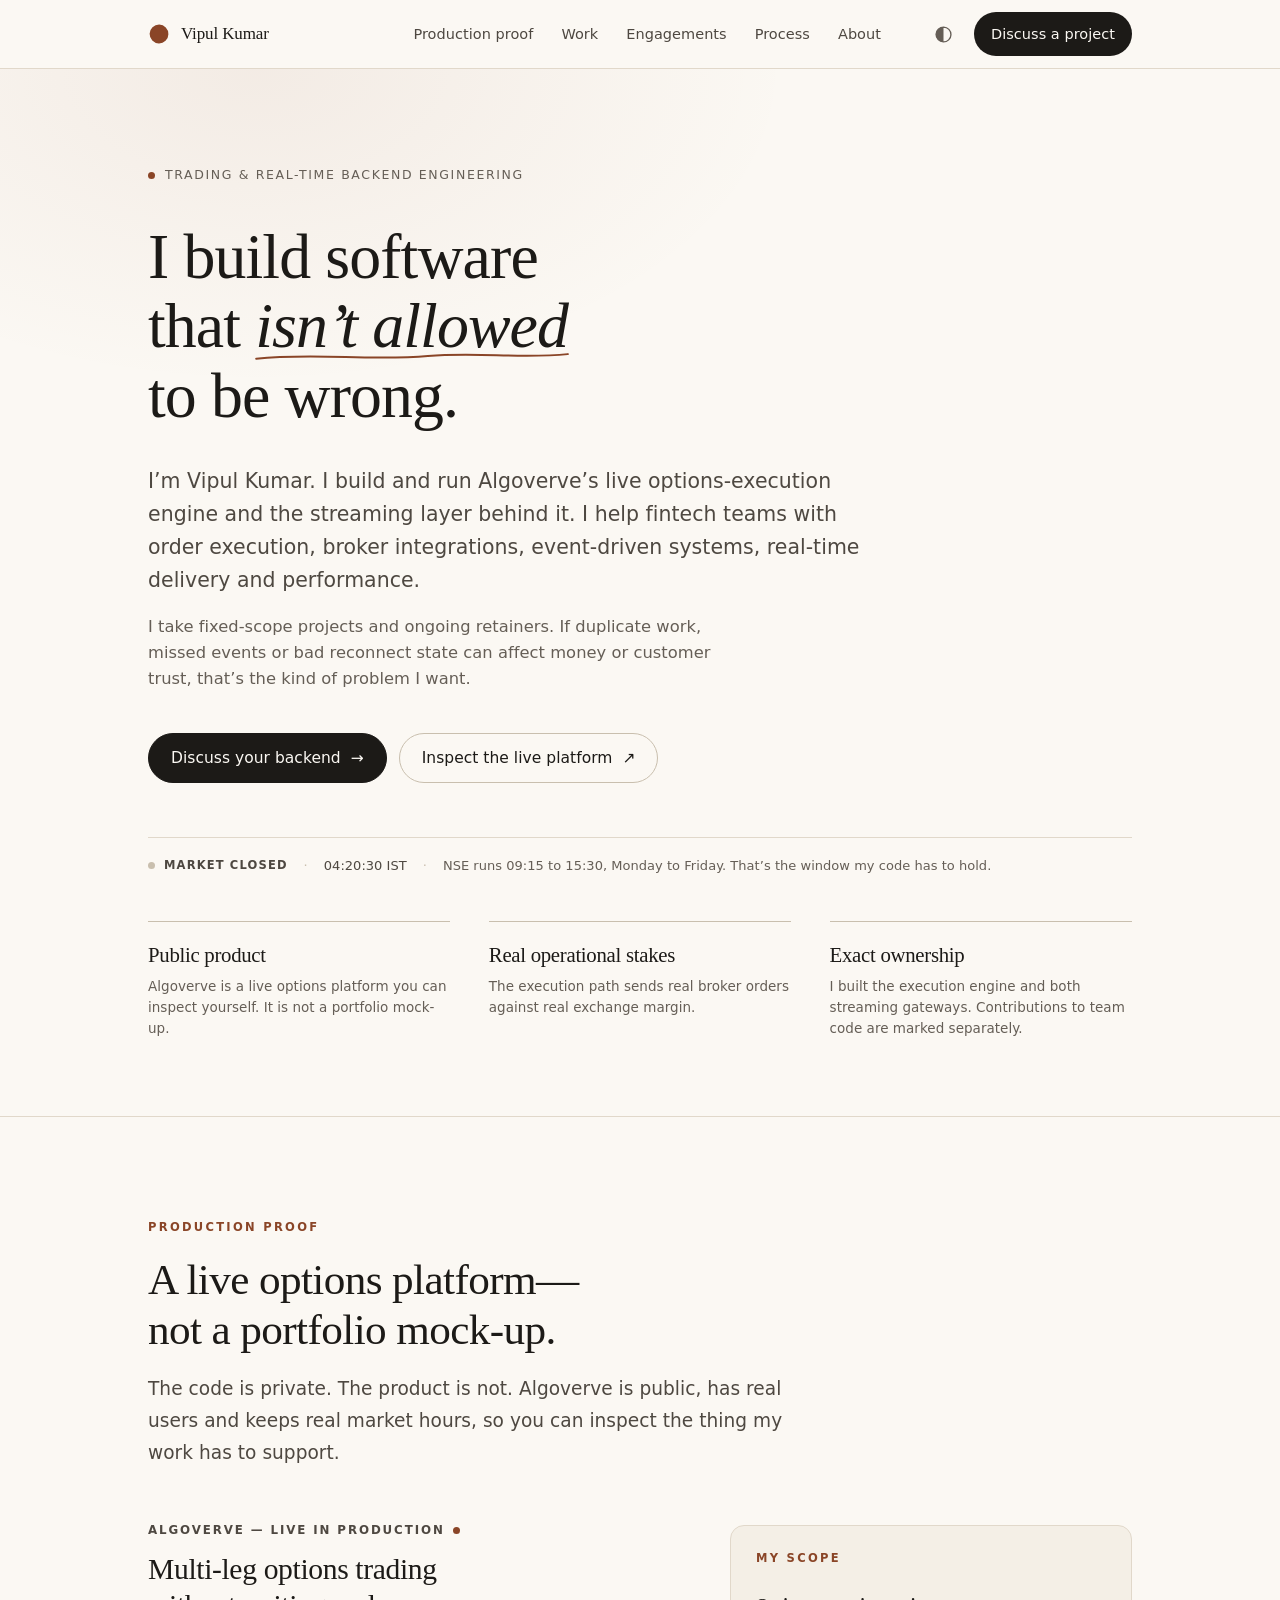
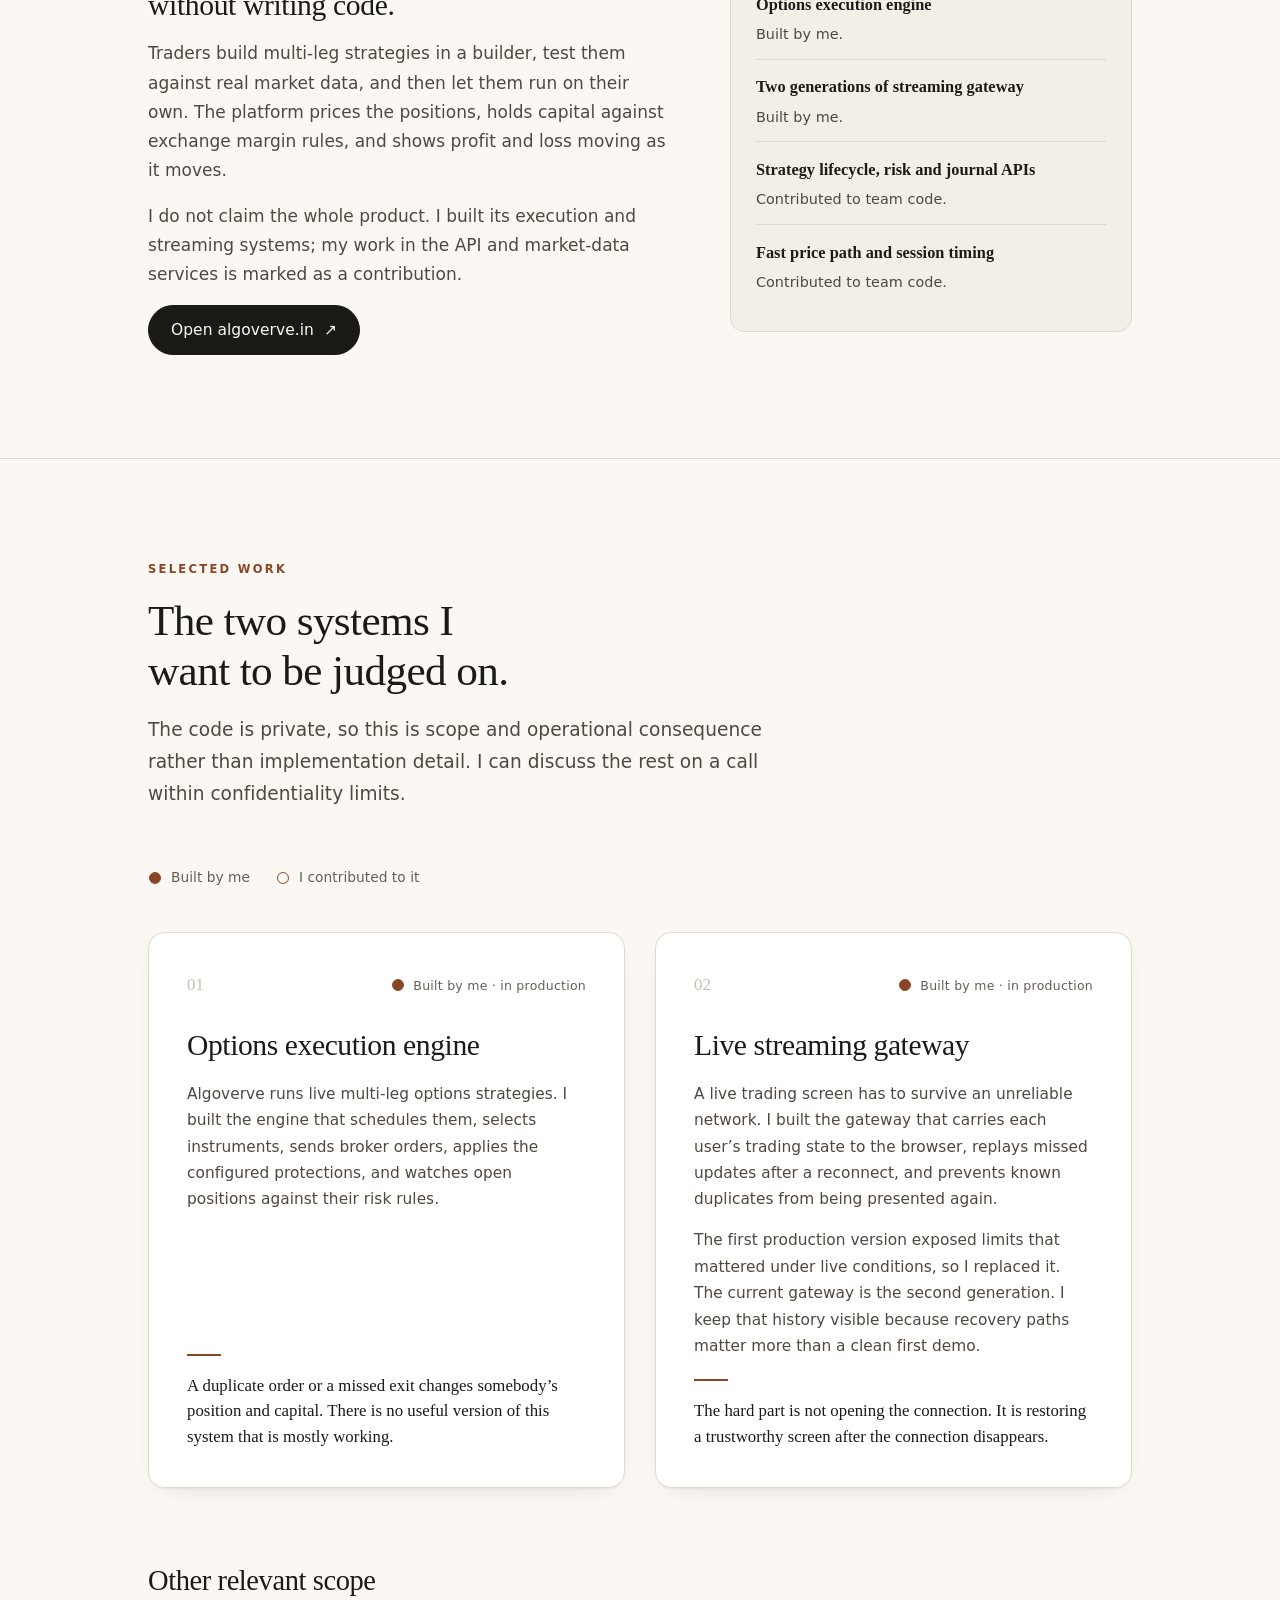
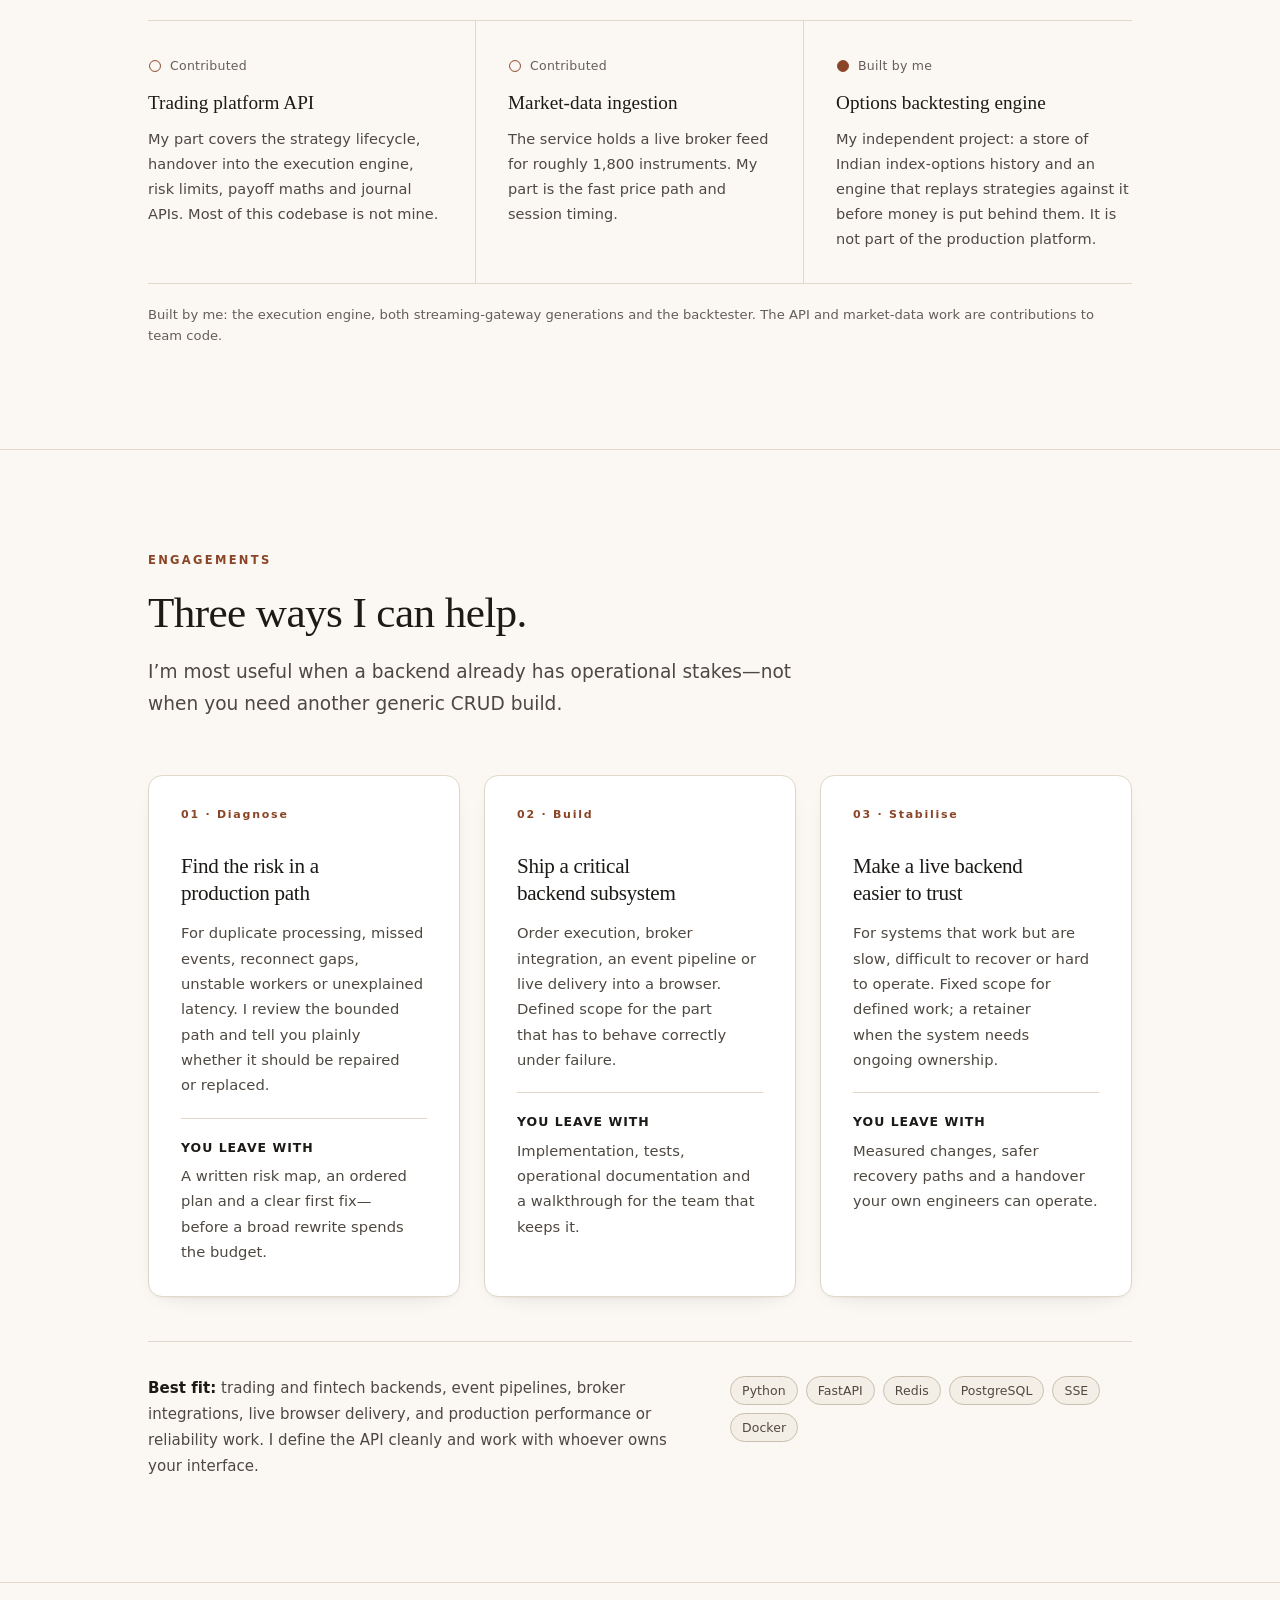
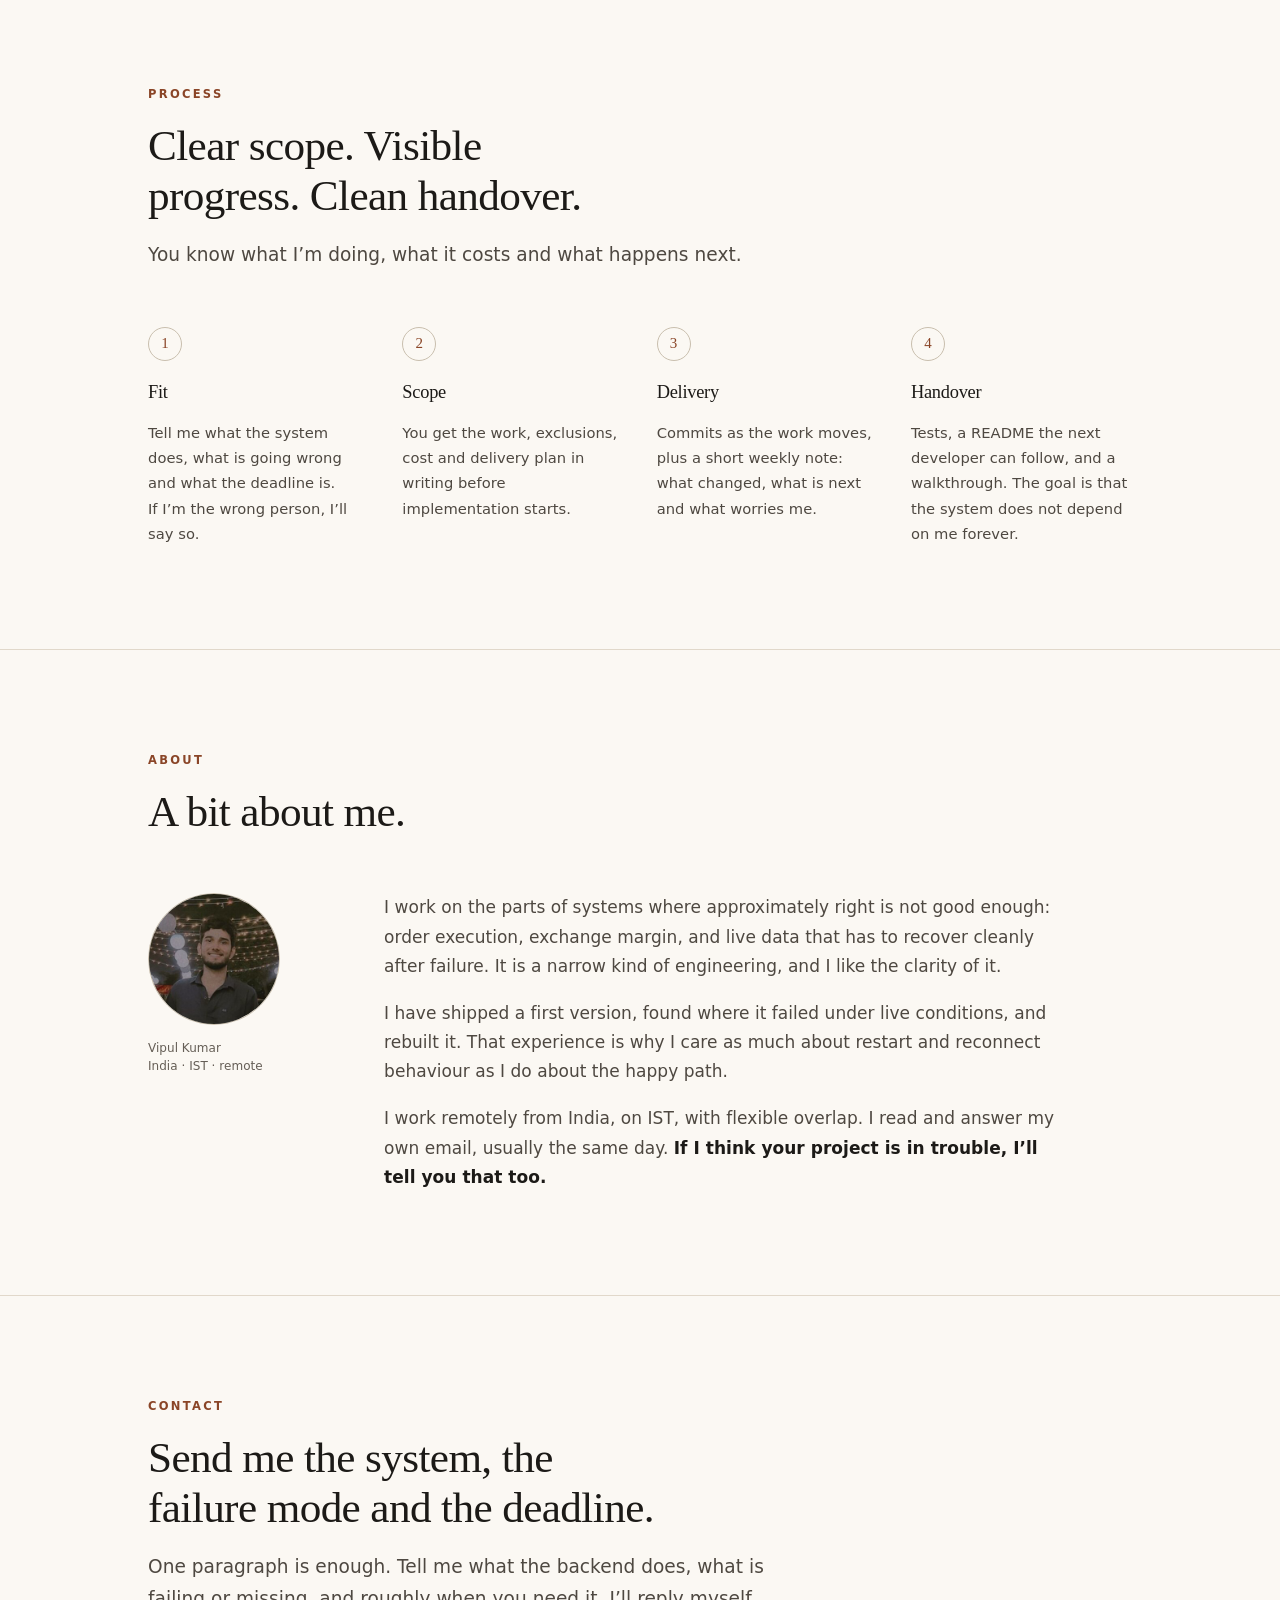
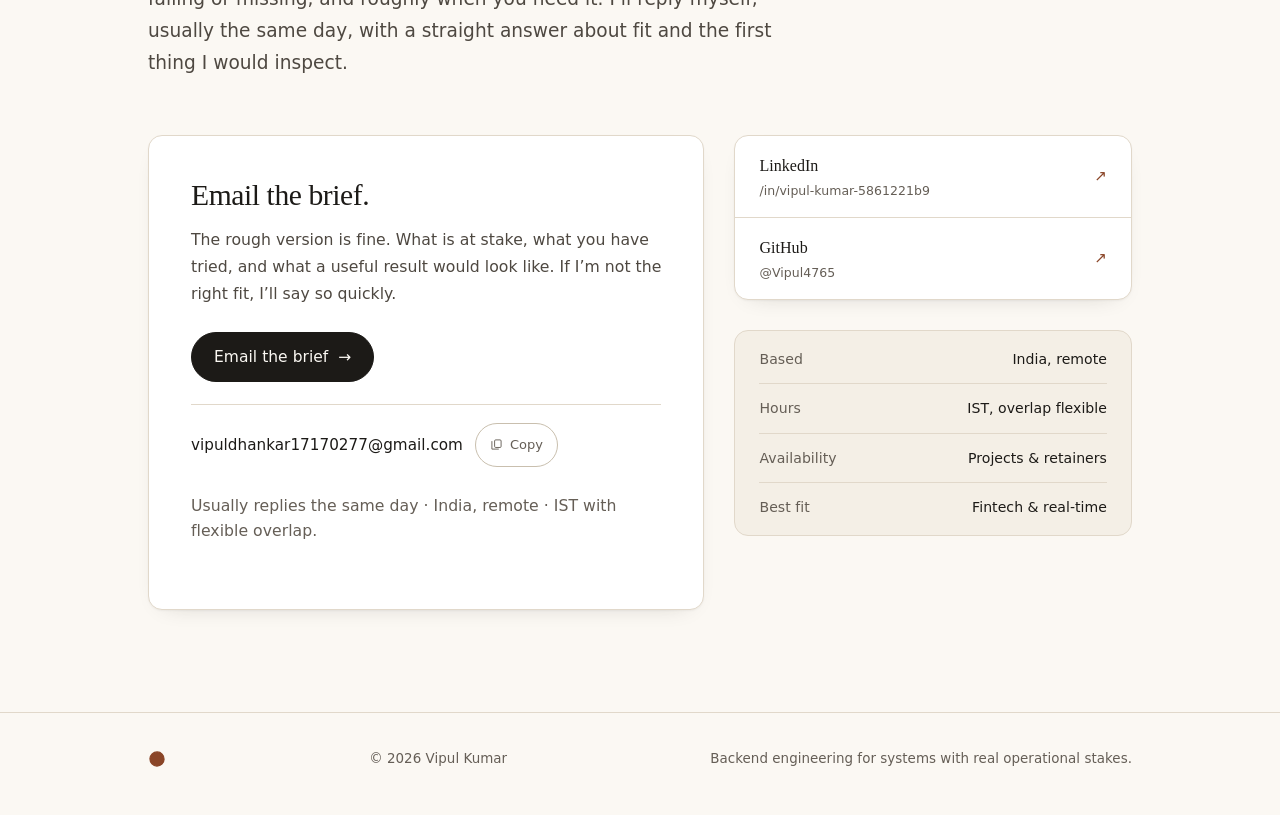
<file: index.html>
<!doctype html>
<html lang="en">
<head>
<meta charset="utf-8">
<meta name="viewport" content="width=device-width, initial-scale=1">
<title>Vipul Kumar — Fintech backend &amp; real-time systems engineer</title>
<meta name="description" content="Backend engineer for trading and real-time systems. I build and run Algoverve's live options-execution and streaming stack. Available for projects.">
<meta name="author" content="Vipul Kumar">
<meta name="robots" content="index, follow">
<meta name="color-scheme" content="light dark">
<meta name="theme-color" content="#FBF8F3" media="(prefers-color-scheme: light)">
<meta name="theme-color" content="#191714" media="(prefers-color-scheme: dark)">
<link rel="canonical" href="https://vipul4765.github.io/">

<meta property="og:type" content="website">
<meta property="og:url" content="https://vipul4765.github.io/">
<meta property="og:site_name" content="Vipul Kumar">
<meta property="og:locale" content="en_IN">
<meta property="og:title" content="I build software that isn’t allowed to be wrong.">
<meta property="og:description" content="Backend engineering for trading, event-driven and real-time systems. Available for projects and retainers.">
<meta property="og:image" content="https://vipul4765.github.io/og.png">
<meta property="og:image:width" content="1200">
<meta property="og:image:height" content="630">
<meta property="og:image:alt" content="Vipul Kumar — fintech backend and real-time systems engineer.">
<meta name="twitter:card" content="summary_large_image">
<meta name="twitter:title" content="I build software that isn’t allowed to be wrong.">
<meta name="twitter:description" content="Backend engineering for trading, event-driven and real-time systems.">
<meta name="twitter:image" content="https://vipul4765.github.io/og.png">
<meta name="twitter:image:alt" content="Vipul Kumar — fintech backend and real-time systems engineer.">

<link rel="icon" href="data:image/svg+xml,<svg xmlns='http://www.w3.org/2000/svg' viewBox='0 0 24 24'><circle cx='12' cy='12' r='9' fill='%238A4527'/></svg>">

<script type="application/ld+json">
{
  "@context": "https://schema.org",
  "@type": "Person",
  "name": "Vipul Kumar",
  "jobTitle": "Backend engineer",
  "url": "https://vipul4765.github.io/",
  "email": "mailto:vipuldhankar17170277@gmail.com",
  "sameAs": [
    "https://github.com/Vipul4765",
    "https://www.linkedin.com/in/vipul-kumar-5861221b9/"
  ],
  "knowsAbout": [
    "Order execution systems",
    "Real-time data delivery",
    "Event-driven backends",
    "Market data and trading systems",
    "Backend performance work",
    "Python",
    "FastAPI",
    "Redis",
    "PostgreSQL",
    "Server-sent events"
  ],
  "address": { "@type": "PostalAddress", "addressCountry": "IN" }
}
</script>

<script>
/* Runs before first paint.
   1. Restores a saved theme choice so there is no flash.
   2. Adds .js — the ONLY switch that arms any entrance effect. If this script
      never runs, nothing is ever hidden, so the page is whole without it.
   3. Schedules a hard failsafe that reveals everything regardless of what the
      main script at the bottom does, or fails to do. */
(function () {
  var d = document.documentElement;
  try {
    var t = localStorage.getItem('vk-theme');
    if (t === 'light' || t === 'dark') d.setAttribute('data-theme', t);
  } catch (e) {}
  d.className += ' js';
  setTimeout(function () { d.className += ' reveal-all'; }, 6000);
})();
</script>

<style>
/* ══════════════════════════════════════════════════════════════════════════
   TOKENS

   Light is the confident default: warm paper, warm-black ink, one clay accent.
   Dark is the same room with the lamp off — the same warmth, inverted, with the
   accent lifted to a sand tone so it keeps its weight on a dark ground.

   Measured contrast (WCAG 2.1, sRGB), text colour against each ground:
     LIGHT   paper #FBF8F3   card #FFFFFF   sunk #F4EFE6
       ink    16.39   17.36   15.16
       ink-2   8.52    9.02    7.88
       muted   6.03    6.39    5.58   ← worst text pair on the page, 5.58:1
       accent  6.69    7.09    6.19
       paper on ink (buttons) 16.39 · paper on accent 6.69
     DARK    paper #191714   card #221F1B   sunk #131210
       ink    15.49   14.21   16.21
       ink-2   9.72    8.91   10.17
       muted   7.02    6.44    7.35   ← worst text pair, 6.44:1
       accent  8.79    8.07    9.20
       ink on paper-ground buttons 15.49 · paper on accent 8.79
   The marks are meaningful graphics and are drawn in accent: 6.69:1 light,
   8.79:1 dark — both clear of the 3:1 floor for non-text.
   Never put ink on accent (2.45:1); accent grounds always carry paper.
   ══════════════════════════════════════════════════════════════════════════ */
:root {
  color-scheme: light;
  --paper:  #FBF8F3;
  --card:   #FFFFFF;
  --sunk:   #F4EFE6;
  --ink:    #1C1A17;
  --ink-2:  #4E4841;
  --muted:  #655E56;
  --accent: #8A4527;
  --rule:   #E1D8CA;
  --rule-2: #C9BFAE;
  --shadow: 0 1px 2px rgba(28,26,23,.04), 0 8px 24px -18px rgba(28,26,23,.30);
  --hi:     rgba(255,255,255,.9);
  --glow:   rgba(138,69,39,.07);
  --mark-w: 1.7;
}
@media (prefers-color-scheme: dark) {
  :root {
    color-scheme: dark;
    --paper:  #191714;
    --card:   #221F1B;
    --sunk:   #131210;
    --ink:    #F3EEE6;
    --ink-2:  #C6BEB2;
    --muted:  #AAA195;
    --accent: #E8A87C;
    --rule:   #35302A;
    --rule-2: #514A40;
    --shadow: 0 1px 2px rgba(0,0,0,.30), 0 10px 30px -20px rgba(0,0,0,.75);
    --hi:     rgba(255,255,255,.045);
    --glow:   rgba(232,168,124,.075);
    --mark-w: 1.5;
  }
}
/* Both explicit choices come AFTER the media query, so a manual pick beats the
   operating system in BOTH directions at equal specificity. */
:root[data-theme="light"] {
  color-scheme: light;
  --paper:#FBF8F3; --card:#FFFFFF; --sunk:#F4EFE6;
  --ink:#1C1A17; --ink-2:#4E4841; --muted:#655E56; --accent:#8A4527;
  --rule:#E1D8CA; --rule-2:#C9BFAE;
  --shadow: 0 1px 2px rgba(28,26,23,.04), 0 8px 24px -18px rgba(28,26,23,.30);
  --hi: rgba(255,255,255,.9);
  --glow: rgba(138,69,39,.07);
  --mark-w: 1.7;
}
:root[data-theme="dark"] {
  color-scheme: dark;
  --paper:#191714; --card:#221F1B; --sunk:#131210;
  --ink:#F3EEE6; --ink-2:#C6BEB2; --muted:#AAA195; --accent:#E8A87C;
  --rule:#35302A; --rule-2:#514A40;
  --shadow: 0 1px 2px rgba(0,0,0,.30), 0 10px 30px -20px rgba(0,0,0,.75);
  --hi: rgba(255,255,255,.045);
  --glow: rgba(232,168,124,.075);
  --mark-w: 1.5;
}

:root {
  --serif: ui-serif, "Iowan Old Style", "Palatino Linotype", Palatino, "Book Antiqua",
           Georgia, "Nimbus Roman", "Liberation Serif", "DejaVu Serif", serif;
  --sans:  system-ui, -apple-system, "Segoe UI", Roboto, "Helvetica Neue",
           "Liberation Sans", Arial, sans-serif;
  --wrap: 1080px;
  --pad: clamp(20px, 5vw, 48px);
  --nav-h: 68px;
  --tap: 44px;
  --gap: clamp(56px, 8vw, 112px);
}

/* ────────────────────────────── reset ────────────────────────────── */
*, *::before, *::after { box-sizing: border-box; }
[hidden] { display: none !important; }
html { -webkit-text-size-adjust: 100%; scroll-behavior: smooth; }
@media (prefers-reduced-motion: reduce) { html { scroll-behavior: auto; } }
body, h1, h2, h3, h4, p, ul, ol, li, figure, dl, dd, blockquote { margin: 0; padding: 0; }
ul, ol { list-style: none; }
svg { display: block; }
a { color: inherit; }
button { font: inherit; color: inherit; background: none; border: 0; }
:focus-visible { outline: 2px solid var(--accent); outline-offset: 3px; border-radius: 2px; }

body {
  font-family: var(--sans);
  background: var(--paper);
  color: var(--ink-2);
  font-size: 17px;
  line-height: 1.72;
  letter-spacing: .002em;
  -webkit-font-smoothing: antialiased;
}

/* ────────────────────────────── shared type ────────────────────────────── */
.wrap { max-width: var(--wrap); margin-inline: auto; padding-inline: var(--pad); }
h1, h2, h3 { font-family: var(--serif); font-weight: 400; color: var(--ink); letter-spacing: -.014em; }
/* Ragging: headings break into even lines, body copy never leaves a runt.
   Both are ignored wholesale by engines that don't know them. */
h1, h2, h3 { text-wrap: balance; }
p, .lede, .small { text-wrap: pretty; }

.label {
  font-size: 11.5px; letter-spacing: .2em; text-transform: uppercase;
  color: var(--accent); font-weight: 600; line-height: 1.5;
}
.lede { color: var(--ink-2); font-size: clamp(1.02rem, .96rem + .3vw, 1.16rem); max-width: 60ch; }
.small { font-size: .82rem; color: var(--muted); line-height: 1.6; }
.num { font-variant-numeric: tabular-nums lining-nums; }

.skip {
  position: absolute; left: 14px; top: 12px; z-index: 200;
  background: var(--ink); color: var(--paper); padding: .7rem 1.1rem;
  font-size: 14px; border-radius: 3px; white-space: nowrap;
  clip-path: inset(50%);
}
.skip:not(:focus) { pointer-events: none; }
.skip:focus { clip-path: none; }

/* ───────────────────────── the one idea: two marks ─────────────────────────
   A circle drawn by hand — never quite round, never quite closed. Filled means
   the work is mine. Open means I contributed to somebody else's codebase and
   will say so out loud. The filled one on its own is the wordmark; the
   half-filled one is only ever the light/dark switch. One shape, three jobs. */
.mark { width: 20px; height: 20px; color: var(--accent); flex: none; }
.mark--sm { width: 14px; height: 14px; }
/* stroke-width is an inherited SVG property, so it reaches the <use> shadow
   content from here — presentation attributes cannot carry a CSS variable. */
.mark, .brand__m, .tbtn svg { stroke-width: var(--mark-w); }
.sprite { position: absolute; width: 0; height: 0; overflow: hidden; }

/* hand-inked underline beneath the italic phrase in the headline */
.inked { position: relative; display: inline-block; font-style: italic; }
.inked svg {
  position: absolute; left: -.04em; right: -.04em; top: 100%; margin-top: -.2em;
  width: calc(100% + .08em); height: .24em; color: var(--accent); overflow: visible;
}
.inked path { stroke-dashoffset: 0; }
.js .inked path { animation: ink 1.05s cubic-bezier(.32,.72,.3,1) .35s both; }
@keyframes ink { from { stroke-dashoffset: 210; } to { stroke-dashoffset: 0; } }

/* ────────────────────────────── nav ────────────────────────────── */
.nav {
  position: sticky; top: 0; z-index: 50;
  background: var(--paper); border-bottom: 1px solid var(--rule);
}
.nav__in {
  display: flex; align-items: center; gap: 16px;
  max-width: var(--wrap); margin-inline: auto; padding-inline: var(--pad);
  min-height: var(--nav-h);
}
.brand {
  display: flex; align-items: center; gap: 11px; text-decoration: none; flex: none;
  min-height: var(--tap); color: var(--ink);
}
.brand__m { width: 22px; height: 22px; color: var(--accent); flex: none; }
.brand__n { font-family: var(--serif); font-size: 17px; white-space: nowrap; letter-spacing: -.008em; }

.nav__links { display: flex; gap: 2px; margin-left: auto; }
.nav__links a {
  display: inline-flex; align-items: center; min-height: var(--tap);
  padding: 0 13px; text-decoration: none; color: var(--ink-2);
  font-size: 14.5px; border-radius: 3px;
}
.nav__links a:hover { color: var(--ink); background: var(--sunk); }
.nav__links a[aria-current="location"] { color: var(--ink); background: var(--sunk); }
.nav__right { display: flex; align-items: center; gap: 8px; margin-left: 12px; }

.tbtn {
  display: none; width: var(--tap); height: var(--tap); place-items: center;
  cursor: pointer; border-radius: 50%; color: var(--muted); flex: none;
}
.js .tbtn { display: grid; }
.tbtn:hover { color: var(--accent); background: var(--sunk); }
.tbtn svg { width: 19px; height: 19px; }

.navcta {
  display: inline-flex; align-items: center; min-height: var(--tap); flex: none;
  padding: 0 17px; border-radius: 999px; text-decoration: none;
  background: var(--ink); color: var(--paper); font-size: 14.5px;
}
.navcta:hover { opacity: .86; }

/* mobile wayfinding — a native <details>, so it opens, closes and takes the
   keyboard with no script at all. Script only adds Escape and close-on-pick. */
.mnav { display: none; flex: none; margin-left: 8px; }
.mnav > summary {
  display: inline-flex; align-items: center; gap: 9px; cursor: pointer; list-style: none;
  min-height: var(--tap); padding: 0 15px; border: 1px solid var(--rule-2);
  border-radius: 999px; color: var(--ink); font-size: 14.5px;
}
.mnav > summary::-webkit-details-marker { display: none; }
.mnav__bars { width: 15px; height: 11px; flex: none; }
.mnav__bars i {
  display: block; height: 1.5px; background: currentColor; border-radius: 2px;
  margin-bottom: 3.2px;
}
.mnav__bars i:last-child { margin-bottom: 0; width: 68%; }
.mnav[open] > summary { background: var(--sunk); border-color: var(--rule-2); }
.mnav__panel {
  position: absolute; left: 0; right: 0; top: 100%; z-index: 55;
  background: var(--card); border-bottom: 1px solid var(--rule-2);
  box-shadow: var(--shadow);
  max-height: calc(100vh - var(--nav-h)); max-height: calc(100dvh - var(--nav-h));
  overflow-y: auto; overscroll-behavior: contain;
}
.mnav__in { max-width: var(--wrap); margin-inline: auto; padding: 6px var(--pad) 22px; }
.mnav__a {
  display: flex; align-items: center; justify-content: space-between; gap: 14px;
  min-height: 54px; padding: 6px 2px; text-decoration: none; color: var(--ink);
  border-bottom: 1px solid var(--rule); font-family: var(--serif); font-size: 20px;
}
.mnav__a::after { content: "\2192"; font-family: var(--sans); font-size: 17px; color: var(--accent); }
.mnav__a:hover { color: var(--accent); }
.mnav__cta { margin-top: 20px; }
.mnav__cta .btn { width: 100%; justify-content: center; }

@media (max-width: 900px) {
  .nav__links { display: none; }
  .nav__right { margin-left: auto; }
  .mnav { display: block; }
  .navcta { display: none; }
}
@media (max-width: 420px) {
  .brand__n { display: none; }
  .brand { width: var(--tap); justify-content: center; }
  .nav__in { gap: 10px; }
  .mnav > summary { padding: 0 13px; }
}

/* ────────────────────────────── sections ────────────────────────────── */
.sec { padding-block: var(--gap); }
.sec--rule { border-top: 1px solid var(--rule); }
[id] { scroll-margin-top: calc(var(--nav-h) + 20px); }
.shead { max-width: 62ch; margin-bottom: clamp(34px, 4.5vw, 56px); }
.shead .label { display: block; margin-bottom: 18px; }
.shead h2 { font-size: clamp(1.85rem, 1.3rem + 2.1vw, 2.7rem); line-height: 1.16; margin-bottom: 18px; }

/* ────────────────────────────── hero ────────────────────────────── */
/* A single wash of the accent, thrown from the top-left, so the first screen
   has depth without ornament. Capped at 7% of a colour that already clears AA
   by a wide margin, so it cannot move any text pair off its measured ratio. */
.hero {
  padding-top: clamp(52px, 7vw, 96px); padding-bottom: clamp(48px, 6vw, 84px);
  position: relative; isolation: isolate;
}
.hero::before {
  content: ""; position: absolute; inset: 0 0 auto 0; height: 440px; z-index: -1;
  background: radial-gradient(58% 100% at 20% 0%, var(--glow), transparent 72%);
  pointer-events: none;
}
.eyebrow {
  display: inline-flex; align-items: center; gap: 10px; margin-bottom: clamp(26px, 3vw, 36px);
  font-size: 12.5px; letter-spacing: .13em; text-transform: uppercase; color: var(--muted);
}
.eyebrow .dot { width: 7px; height: 7px; border-radius: 50%; background: var(--accent); flex: none; }
.js .eyebrow .dot { animation: pulse 3.4s ease-in-out infinite; }
@keyframes pulse { 0%, 72%, 100% { opacity: 1; } 86% { opacity: .3; } }

h1 {
  font-size: clamp(2.2rem, 1.35rem + 3.3vw, 4rem);
  line-height: 1.09; max-width: 15ch; margin-bottom: clamp(26px, 3vw, 34px);
}
.hero__sub { font-size: clamp(1.06rem, .98rem + .42vw, 1.28rem); max-width: 56ch; line-height: 1.62; }
.hero__sub + .hero__sub { margin-top: 1em; font-size: 1.02rem; color: var(--muted); }
.hero__cta { display: flex; flex-wrap: wrap; gap: 12px; margin-top: clamp(30px, 3.4vw, 40px); }

.btn {
  display: inline-flex; align-items: center; gap: 10px; min-height: 50px;
  padding: 0 22px; border-radius: 999px; text-decoration: none; font-size: 15.5px;
  border: 1px solid var(--rule-2); color: var(--ink); background: var(--paper);
  transition: opacity .25s ease, transform .14s ease;
}
.btn:hover { background: var(--sunk); border-color: var(--muted); }
.btn:active { transform: translateY(1px); }
.btn--solid { background: var(--ink); border-color: var(--ink); color: var(--paper); }
.btn--solid:hover { background: var(--ink); opacity: .86; }
.btn .arw { transition: transform .32s cubic-bezier(.22,.72,.2,1); }
.btn:hover .arw { transform: translateX(4px); }

/* ── the session line ────────────────────────────────────────────────────────
   The window my code has to hold, and whether we are inside it right now. It
   states the published NSE schedule and the clock. Nothing about my own uptime,
   which I don't publish. Script fills it and unhides it; if script never runs,
   or the browser has no IST, the row simply isn't there. */
.session {
  display: flex; flex-wrap: wrap; align-items: center; gap: 8px 16px;
  margin-top: clamp(34px, 4.4vw, 54px); padding-top: 18px;
  border-top: 1px solid var(--rule);
  font-size: 13px; color: var(--muted); line-height: 1.5;
}
.session__st {
  display: inline-flex; align-items: center; gap: 9px; flex: none;
  color: var(--ink-2); letter-spacing: .1em; text-transform: uppercase;
  font-size: 11.5px; font-weight: 600;
}
.session__led { width: 7px; height: 7px; border-radius: 50%; flex: none; background: var(--rule-2); }
.session[data-open="1"] .session__led { background: var(--accent); }
.session[data-open="1"] .session__st { color: var(--accent); }
.js .session[data-open="1"] .session__led { animation: beat 2.6s ease-in-out infinite; }
@keyframes beat {
  0%, 100% { box-shadow: 0 0 0 0 var(--glow); }
  50%      { box-shadow: 0 0 0 6px transparent; }
}
.session__t { color: var(--ink-2); flex: none; }
.session__x { color: var(--rule-2); flex: none; }
@media (max-width: 620px) { .session__x { display: none; } }

/* ── the proof strip — three claims, each on its own hairline ── */
.proof {
  display: grid; grid-template-columns: repeat(3, minmax(0, 1fr));
  gap: clamp(20px, 3vw, 44px);
  margin-top: clamp(30px, 3.6vw, 46px);
}
.proof__i { padding-top: 20px; border-top: 1px solid var(--rule-2); }
.proof__i b {
  display: block; font-family: var(--serif); font-weight: 400; color: var(--ink);
  font-size: clamp(1.08rem, .98rem + .42vw, 1.3rem); line-height: 1.25;
  letter-spacing: -.014em; margin-bottom: 8px;
}
.proof__i span { display: block; font-size: 13.5px; color: var(--muted); line-height: 1.55; }
@media (max-width: 760px) { .proof { grid-template-columns: 1fr; gap: 0; } .proof__i { padding-block: 18px; } }

/* ────────────────────────────── the product ────────────────────────────── */
.product { display: grid; gap: clamp(1.5rem, 3vw, 2.5rem); align-items: start; }
@media (min-width: 900px) { .product { grid-template-columns: 1.15fr .85fr; } }
.product__main { display: flex; flex-direction: column; gap: 1rem; align-items: flex-start; }
.product__eyebrow {
  font: 600 .74rem/1 var(--sans); letter-spacing: .16em; text-transform: uppercase;
  color: var(--accent); display: flex; align-items: center; gap: .5rem;
}
.product__eyebrow::after { content: ""; width: 7px; height: 7px; border-radius: 50%; background: var(--accent); }
.product__main h3 {
  font-family: var(--serif); font-size: clamp(1.35rem, 2.4vw, 1.85rem); line-height: 1.2;
  letter-spacing: -.012em; max-width: 22ch;
}
.product__main p { color: var(--ink-2); max-width: 56ch; }
.product__note { font-size: .88rem; color: var(--muted); }
.product__scope {
  padding: clamp(1.2rem, 2.5vw, 1.55rem); border: 1px solid var(--rule);
  border-radius: 14px; background: var(--sunk);
}
.product__scope > .label { display: block; margin-bottom: .7rem; }
.product__f {
  display: flex; flex-direction: column; gap: .1rem;
}
.product__f li { display: flex; flex-direction: column; gap: .2rem; padding: .75rem 0; border-bottom: 1px solid var(--rule); }
.product__f li:last-child { border-bottom: 0; }
.product__f b { font-family: var(--serif); font-weight: 600; font-size: 1.02rem; color: var(--ink); }
.product__f span { font-size: .9rem; color: var(--ink-2); }

/* ────────────────────────────── work ────────────────────────────── */
.legend { display: flex; flex-wrap: wrap; gap: 10px 26px; align-items: center; margin-bottom: clamp(28px, 3.4vw, 42px); }
.legend__i { display: inline-flex; align-items: center; gap: 9px; font-size: .86rem; color: var(--muted); }

.case-grid { display: grid; grid-template-columns: repeat(2, minmax(0, 1fr)); gap: clamp(18px, 2.5vw, 30px); }
.case {
  display: flex; flex-direction: column; min-width: 0;
  padding: clamp(25px, 3.2vw, 38px); border: 1px solid var(--rule);
  border-radius: 16px; background: var(--card); box-shadow: var(--shadow), inset 0 1px 0 var(--hi);
}
.case__top { display: flex; align-items: center; justify-content: space-between; gap: 14px; margin-bottom: 28px; }
.case__n { font-family: var(--serif); font-size: 1.05rem; color: var(--rule-2); }
.case__by, .scope__by {
  display: inline-flex; align-items: center; gap: 8px; flex: none;
  font-size: 12.5px; color: var(--muted); letter-spacing: .02em; white-space: nowrap;
}
.case h3 { font-size: clamp(1.42rem, 1.17rem + .85vw, 1.9rem); line-height: 1.18; margin-bottom: 18px; }
.case p { font-size: .96rem; }
.case p + p { margin-top: .95em; }
.case__stake {
  margin-top: auto !important; padding-top: 20px; color: var(--ink);
  font-family: var(--serif); font-size: 1.05rem !important; line-height: 1.5;
}
.case__stake::before { content: ""; display: block; width: 34px; border-top: 2px solid var(--accent); margin-bottom: 17px; }

.scope-head { margin-top: clamp(48px, 6vw, 76px); margin-bottom: 22px; }
.scope-head h3 { font-size: clamp(1.4rem, 1.14rem + .8vw, 1.8rem); line-height: 1.2; }
.scope-grid { display: grid; grid-template-columns: repeat(3, minmax(0, 1fr)); border-block: 1px solid var(--rule); }
.scope { padding: clamp(22px, 2.8vw, 32px); border-right: 1px solid var(--rule); }
.scope:first-child { padding-left: 0; }
.scope:last-child { padding-right: 0; border-right: 0; }
.scope__by { margin-bottom: 14px; }
.scope h4 { font-family: var(--serif); font-weight: 400; color: var(--ink); font-size: 1.2rem; line-height: 1.28; margin-bottom: 11px; }
.scope p { font-size: .91rem; }
.work__foot { padding-top: 20px; }
@media (max-width: 820px) {
  .case-grid { grid-template-columns: 1fr; }
  .scope-grid { grid-template-columns: 1fr; }
  .scope, .scope:first-child, .scope:last-child { padding: 23px 0; border-right: 0; border-bottom: 1px solid var(--rule); }
  .scope:last-child { border-bottom: 0; }
}

/* ────────────────────────────── services ────────────────────────────── */
.offers { display: grid; grid-template-columns: repeat(3, minmax(0, 1fr)); gap: clamp(16px, 2vw, 24px); }
.offer {
  display: flex; flex-direction: column; min-width: 0; padding: clamp(23px, 2.8vw, 32px);
  border: 1px solid var(--rule); border-radius: 14px; background: var(--card);
  box-shadow: var(--shadow), inset 0 1px 0 var(--hi);
}
.offer__n { font: 600 11px/1.3 var(--sans); letter-spacing: .16em; color: var(--accent); margin-bottom: 30px; }
.offer h3 { font-size: 1.32rem; line-height: 1.27; margin-bottom: 14px; }
.offer p { font-size: .92rem; }
.offer__outcome { margin-top: 20px; padding-top: 18px; border-top: 1px solid var(--rule); color: var(--ink-2); }
.offer__outcome b { display: block; margin-bottom: 5px; color: var(--ink); font-size: .78rem; letter-spacing: .08em; text-transform: uppercase; }
.fit-note {
  display: grid; grid-template-columns: minmax(0, 1.15fr) minmax(0, .85fr); gap: clamp(20px, 3vw, 42px);
  margin-top: clamp(28px, 4vw, 44px); padding-top: clamp(24px, 3vw, 34px); border-top: 1px solid var(--rule);
}
.fit-note p { font-size: .94rem; }
.fit-note strong { color: var(--ink); }
.stack { display: flex; flex-wrap: wrap; align-content: flex-start; gap: 8px; }
.stack li {
  padding: 6px 11px; border: 1px solid var(--rule-2); border-radius: 999px;
  color: var(--ink-2); font-size: 12.5px; line-height: 1.2; background: var(--sunk);
}
@media (max-width: 880px) { .offers { grid-template-columns: 1fr; } }
@media (max-width: 680px) { .fit-note { grid-template-columns: 1fr; } }

/* ────────────────────────────── process ────────────────────────────── */
.steps { display: grid; grid-template-columns: repeat(4, minmax(0, 1fr)); gap: clamp(22px, 2.6vw, 40px); }
.step__n {
  width: 34px; height: 34px; border-radius: 50%; border: 1px solid var(--rule-2);
  display: grid; place-items: center; margin-bottom: 16px;
  font-family: var(--serif); font-size: 15px; color: var(--accent);
}
.step h3 { font-size: 1.15rem; margin-bottom: 11px; }
.step p { font-size: .92rem; }
@media (max-width: 880px) { .steps { grid-template-columns: repeat(2, minmax(0, 1fr)); } }
@media (max-width: 520px) { .steps { grid-template-columns: 1fr; } }

/* ────────────────────────────── about ────────────────────────────── */
.about { display: grid; gap: clamp(24px, 3.6vw, 48px); align-items: start; }
@media (min-width: 820px) { .about { grid-template-columns: 190px minmax(0, 1fr); } }
.about__pic { display: flex; flex-direction: column; gap: 14px; align-items: flex-start; }
.about__img {
  width: 132px; height: 132px; border-radius: 50%; object-fit: cover;
  border: 1px solid var(--rule-2); display: block;
}
.about__cap { font-size: 12px; color: var(--muted); line-height: 1.5; }
.about__body p { max-width: 62ch; }
.about__body p + p { margin-top: 1.05em; }
.about__body strong { color: var(--ink); font-weight: 600; }

/* ────────────────────────────── contact ────────────────────────────── */
.contact { display: grid; grid-template-columns: minmax(0, 1.4fr) minmax(0, 1fr); gap: clamp(18px, 2.4vw, 30px); align-items: stretch; }
.contact__main {
  background: var(--card); border: 1px solid var(--rule); border-radius: 14px;
  padding: clamp(26px, 3.4vw, 42px); box-shadow: var(--shadow);
  display: flex; flex-direction: column;
}
.contact__main h3 { font-size: clamp(1.4rem, 1.15rem + .9vw, 1.85rem); line-height: 1.18; margin-bottom: 14px; }
.contact__main p { font-size: .98rem; margin-bottom: 24px; max-width: 48ch; }
.addr {
  margin-top: 22px; display: flex; flex-wrap: wrap; align-items: center; gap: 8px 12px;
  padding-top: 18px; border-top: 1px solid var(--rule);
}
.addr__v { font-size: .95rem; color: var(--ink); overflow-wrap: anywhere; min-width: 0; }
.copy {
  display: none; align-items: center; gap: 7px; cursor: pointer;
  min-height: var(--tap); padding: 0 14px; border-radius: 999px;
  border: 1px solid var(--rule-2); color: var(--muted); font-size: 13px;
}
.js .copy { display: inline-flex; }
.copy:hover { color: var(--ink); background: var(--sunk); }
.copy[data-state="done"] { color: var(--accent); border-color: var(--accent); }
.contact__note { margin-top: auto; padding-top: 26px; }

.aside { display: flex; flex-direction: column; gap: clamp(18px, 2.4vw, 30px); }
.routes { border: 1px solid var(--rule); border-radius: 14px; overflow: hidden; background: var(--card); box-shadow: var(--shadow); }
.route {
  display: flex; align-items: center; justify-content: space-between; gap: 14px;
  min-height: 76px; padding: 16px clamp(18px, 2.2vw, 24px); text-decoration: none;
  border-bottom: 1px solid var(--rule); color: inherit; transition: background .25s ease;
}
.route:last-child { border-bottom: 0; }
.route:hover { background: var(--sunk); }
.route__n { display: block; color: var(--ink); font-size: 1rem; font-family: var(--serif); }
.route__v { display: block; font-size: 12.5px; color: var(--muted); overflow-wrap: anywhere; }
.route__a { color: var(--accent); font-size: 15px; flex: none; transition: transform .3s cubic-bezier(.22,.72,.2,1); }
.route:hover .route__a { transform: translate(2px, -2px); }
.facts { padding: 4px clamp(18px, 2.2vw, 24px); border: 1px solid var(--rule); border-radius: 14px; background: var(--sunk); }
.fact { display: flex; justify-content: space-between; gap: 14px; padding: 12px 0; border-bottom: 1px solid var(--rule); font-size: .88rem; }
.fact:last-child { border-bottom: 0; }
.fact__k { color: var(--muted); }
.fact__v { color: var(--ink); text-align: right; }
@media (max-width: 860px) { .contact { grid-template-columns: 1fr; } }

/* ────────────────────────────── footer ────────────────────────────── */
.foot { border-top: 1px solid var(--rule); padding-block: 34px 44px; }
.foot__in { display: flex; flex-wrap: wrap; gap: 10px 30px; justify-content: space-between; align-items: center; }
.foot p { font-size: .84rem; color: var(--muted); }
.foot .mark { width: 18px; height: 18px; }

/* ───────────────────── surface, and small craft ─────────────────────────────
   A one-pixel lit edge along the top of every raised surface. It is what makes
   a card read as a physical thing catching the light rather than a rectangle
   with a border, and it costs nothing. */
.person, .contact__main, .routes { box-shadow: var(--shadow), inset 0 1px 0 var(--hi); }

/* ───────────────────────── entrance, and its failsafes ─────────────────────
   Hiding is gated on .rv-on, which is added by the very script that also
   attaches the observers AND schedules the un-hiding. A second, independent
   failsafe (.reveal-all) is armed in <head>. Either one un-hides everything,
   and .reveal-all is declared last so it wins at equal specificity.
   NEVER lift these start states out of the .rv-on prefix. */
.rv-on .rv { opacity: 0; transform: translateY(12px); transition: opacity .7s ease, transform .7s cubic-bezier(.22,.72,.2,1); }
.rv-on .rv.in { opacity: 1; transform: none; }
.rv-on .rv .stg { opacity: 0; transform: translateY(10px); transition: opacity .62s ease, transform .62s cubic-bezier(.22,.72,.2,1); }
.rv-on .rv.in .stg { opacity: 1; transform: none; }
.rv-on .rv.in .stg:nth-child(2) { transition-delay: .07s; }
.rv-on .rv.in .stg:nth-child(3) { transition-delay: .14s; }
.rv-on .rv.in .stg:nth-child(4) { transition-delay: .21s; }
.rv-on .rv.in .stg:nth-child(5) { transition-delay: .28s; }
.rv-on .rv.in .stg:nth-child(6) { transition-delay: .35s; }
.reveal-all .rv,
.reveal-all .stg { opacity: 1 !important; transform: none !important; transition: none !important; }

@media (prefers-reduced-motion: reduce) {
  .rv-on .rv,
  .rv-on .rv .stg { opacity: 1 !important; transform: none !important; transition: none !important; }
  .js .inked path { animation: none !important; }
  .js .eyebrow .dot { animation: none !important; }
  .js .session[data-open="1"] .session__led { animation: none !important; }
  .btn .arw, .route__a { transition: none !important; }
}
</style>
</head>
<body id="top">

<!-- the marks, drawn once ---------------------------------------------------->
<svg class="sprite" aria-hidden="true" focusable="false">
  <!-- a circle drawn by hand: never quite round, never quite closed -->
  <symbol id="m-mine" viewBox="0 0 24 24">
    <path d="M12.2 2.6C17.4 2.7 21.5 7 21.4 12.2 21.3 17.4 17 21.5 11.8 21.4 6.7 21.3 2.6 17 2.6 11.8 2.7 6.8 7 2.6 12.2 2.6Z"
          fill="currentColor" stroke="currentColor" stroke-linejoin="round"/>
  </symbol>
  <symbol id="m-part" viewBox="0 0 24 24">
    <path d="M12.2 2.6C17.4 2.7 21.5 7 21.4 12.2 21.3 17.4 17 21.5 11.8 21.4 6.7 21.3 2.6 17 2.6 11.8 2.7 6.8 7 2.6 12.2 2.6Z"
          fill="none" stroke="currentColor" stroke-linejoin="round"/>
  </symbol>
  <symbol id="m-half" viewBox="0 0 24 24">
    <path d="M12 2.6C6.8 2.7 2.6 6.9 2.6 12 2.6 17.1 6.8 21.3 12 21.4Z" fill="currentColor" stroke="none"/>
    <path d="M12.2 2.6C17.4 2.7 21.5 7 21.4 12.2 21.3 17.4 17 21.5 11.8 21.4 6.7 21.3 2.6 17 2.6 11.8 2.7 6.8 7 2.6 12.2 2.6Z"
          fill="none" stroke="currentColor" stroke-linejoin="round"/>
  </symbol>
</svg>

<a class="skip" href="#main">Skip to content</a>

<!-- ══════════════════════════════ NAV ══════════════════════════════ -->
<nav class="nav" aria-label="Primary">
  <div class="nav__in">
    <a class="brand" href="#top" aria-label="Vipul Kumar — home">
      <svg class="brand__m" viewBox="0 0 24 24" aria-hidden="true"><use href="#m-mine"/></svg>
      <span class="brand__n">Vipul Kumar</span>
    </a>

    <div class="nav__links">
      <a href="#product">Production proof</a>
      <a href="#work">Work</a>
      <a href="#services">Engagements</a>
      <a href="#process">Process</a>
      <a href="#about">About</a>
    </div>

    <div class="nav__right">
      <button class="tbtn" id="theme" type="button" aria-label="Switch colour theme" title="Switch colour theme">
        <svg viewBox="0 0 24 24" aria-hidden="true"><use href="#m-half" width="24" height="24"/></svg>
      </button>
      <a class="navcta" href="#contact">Discuss a project</a>
    </div>

    <details class="mnav" id="mnav">
      <summary id="mnav-btn" aria-controls="mnav-panel">
        <span class="mnav__bars" aria-hidden="true"><i></i><i></i><i></i></span> Menu
      </summary>
      <div class="mnav__panel" id="mnav-panel">
        <div class="mnav__in">
          <nav aria-label="Sections">
            <a class="mnav__a" href="#product">Production proof</a>
            <a class="mnav__a" href="#work">Work</a>
            <a class="mnav__a" href="#services">Engagements</a>
            <a class="mnav__a" href="#process">Process</a>
            <a class="mnav__a" href="#about">About</a>
            <a class="mnav__a" href="#contact">Contact</a>
          </nav>
          <div class="mnav__cta">
            <a class="btn btn--solid" href="#contact">Email the brief <span class="arw" aria-hidden="true">&rarr;</span></a>
          </div>
        </div>
      </div>
    </details>
  </div>
</nav>

<main id="main">

<!-- ══════════════════════════════ HERO ══════════════════════════════ -->
<header class="sec hero">
  <div class="wrap">
    <p class="eyebrow"><span class="dot" aria-hidden="true"></span> Trading &amp; real-time backend engineering</p>

    <h1>
      I build software that
      <span class="inked">isn&rsquo;t allowed<svg viewBox="0 0 200 8" preserveAspectRatio="none" aria-hidden="true"><path d="M2 5.6C38 2.4 74 6.8 110 4.2 140 2 168 5.6 198 3.2" fill="none" stroke="currentColor" stroke-width="2" stroke-linecap="round" vector-effect="non-scaling-stroke"/></svg></span>
      to be wrong.
    </h1>

    <p class="hero__sub">
      I&rsquo;m Vipul Kumar. I build and run Algoverve&rsquo;s live options-execution engine and the
      streaming layer behind it. I help fintech teams with order execution, broker
      integrations, event-driven systems, real-time delivery and performance.
    </p>
    <p class="hero__sub">
      I take fixed-scope projects and ongoing retainers. If duplicate work, missed events or
      bad reconnect state can affect money or customer trust, that&rsquo;s the kind of problem I want.
    </p>

    <div class="hero__cta">
      <a class="btn btn--solid" href="mailto:vipuldhankar17170277@gmail.com?subject=Backend%20project%20inquiry&amp;body=Hi%20Vipul%2C%0A%0AWhat%20we%27re%20building%3A%0A%0AWhat%20is%20failing%20or%20missing%3A%0A%0ATimeline%3A%0A">Discuss your backend <span class="arw" aria-hidden="true">&rarr;</span></a>
      <a class="btn" href="https://algoverve.in/" target="_blank" rel="noopener">Inspect the live platform <span class="arw" aria-hidden="true">&#8599;</span></a>
    </div>

    <div class="session" id="session" data-open="0" hidden>
      <span class="session__st">
        <span class="session__led" aria-hidden="true"></span><span id="session-state">Market closed</span>
      </span>
      <span class="session__x" aria-hidden="true">&middot;</span>
      <span class="session__t num" id="session-clock">&mdash;</span>
      <span class="session__x" aria-hidden="true">&middot;</span>
      <span id="session-note">NSE runs 09:15 to 15:30, Monday to Friday. That&rsquo;s the window my code has to hold.</span>
    </div>

    <div class="proof rv">
      <div class="proof__i stg">
        <b>Public product</b>
        <span>Algoverve is a live options platform you can inspect yourself. It is not a portfolio mock-up.</span>
      </div>
      <div class="proof__i stg">
        <b>Real operational stakes</b>
        <span>The execution path sends real broker orders against real exchange margin.</span>
      </div>
      <div class="proof__i stg">
        <b>Exact ownership</b>
        <span>I built the execution engine and both streaming gateways. Contributions to team code are marked separately.</span>
      </div>
    </div>
  </div>
</header>

<!-- ══════════════════════════════ THE PRODUCT ══════════════════════════════ -->
<section class="sec sec--rule" id="product">
  <div class="wrap">
    <div class="shead rv">
      <span class="label">Production proof</span>
      <h2>A live options platform&mdash;not a portfolio mock-up.</h2>
      <p class="lede">
        The code is private. The product is not. Algoverve is public, has real users and keeps
        real market hours, so you can inspect the thing my work has to support.
      </p>
    </div>

    <div class="product rv">
      <div class="product__main">
        <p class="product__eyebrow">Algoverve &mdash; live in production</p>
        <h3>Multi-leg options trading without writing code.</h3>
        <p>
          Traders build multi-leg strategies in a builder, test them against real market data,
          and then let them run on their own. The platform prices the positions, holds capital
          against exchange margin rules, and shows profit and loss moving as it moves.
        </p>
        <p>
          I do not claim the whole product. I built its execution and streaming systems; my
          work in the API and market-data services is marked as a contribution.
        </p>
        <a class="btn btn--solid" href="https://algoverve.in/" target="_blank" rel="noopener">
          Open algoverve.in <span class="arw" aria-hidden="true">&#8599;</span>
        </a>
      </div>

      <div class="product__scope">
        <span class="label">My scope</span>
        <ul class="product__f">
          <li><b>Options execution engine</b><span>Built by me.</span></li>
          <li><b>Two generations of streaming gateway</b><span>Built by me.</span></li>
          <li><b>Strategy lifecycle, risk and journal APIs</b><span>Contributed to team code.</span></li>
          <li><b>Fast price path and session timing</b><span>Contributed to team code.</span></li>
        </ul>
      </div>
    </div>
  </div>
</section>

<!-- ══════════════════════════════ WORK ══════════════════════════════ -->
<section class="sec sec--rule" id="work">
  <div class="wrap">
    <div class="shead rv">
      <span class="label">Selected work</span>
      <h2>The two systems I want to be judged on.</h2>
      <p class="lede">
        The code is private, so this is scope and operational consequence rather than
        implementation detail. I can discuss the rest on a call within confidentiality limits.
      </p>
    </div>

    <div class="legend rv">
      <span class="legend__i"><svg class="mark mark--sm" aria-hidden="true"><use href="#m-mine"/></svg> Built by me</span>
      <span class="legend__i"><svg class="mark mark--sm" aria-hidden="true"><use href="#m-part"/></svg> I contributed to it</span>
    </div>

    <div class="case-grid">
      <article class="case rv">
        <div class="case__top">
          <span class="case__n num" aria-hidden="true">01</span>
          <span class="case__by"><svg class="mark mark--sm" aria-hidden="true"><use href="#m-mine"/></svg> Built by me &middot; in production</span>
        </div>
        <h3>Options execution engine</h3>
        <p>
          Algoverve runs live multi-leg options strategies. I built the engine that schedules
          them, selects instruments, sends broker orders, applies the configured protections,
          and watches open positions against their risk rules.
        </p>
        <p class="case__stake">
          A duplicate order or a missed exit changes somebody&rsquo;s position and capital. There is
          no useful version of this system that is mostly working.
        </p>
      </article>

      <article class="case rv">
        <div class="case__top">
          <span class="case__n num" aria-hidden="true">02</span>
          <span class="case__by"><svg class="mark mark--sm" aria-hidden="true"><use href="#m-mine"/></svg> Built by me &middot; in production</span>
        </div>
        <h3>Live streaming gateway</h3>
        <p>
          A live trading screen has to survive an unreliable network. I built the gateway that
          carries each user&rsquo;s trading state to the browser, replays missed updates after a
          reconnect, and prevents known duplicates from being presented again.
        </p>
        <p>
          The first production version exposed limits that mattered under live conditions, so I
          replaced it. The current gateway is the second generation. I keep that history visible
          because recovery paths matter more than a clean first demo.
        </p>
        <p class="case__stake">
          The hard part is not opening the connection. It is restoring a trustworthy screen after
          the connection disappears.
        </p>
      </article>
    </div>

    <div class="scope-head rv">
      <h3>Other relevant scope</h3>
    </div>
    <div class="scope-grid rv">
      <article class="scope stg">
        <span class="scope__by"><svg class="mark mark--sm" aria-hidden="true"><use href="#m-part"/></svg> Contributed</span>
        <h4>Trading platform API</h4>
        <p>My part covers the strategy lifecycle, handover into the execution engine, risk limits, payoff maths and journal APIs. Most of this codebase is not mine.</p>
      </article>
      <article class="scope stg">
        <span class="scope__by"><svg class="mark mark--sm" aria-hidden="true"><use href="#m-part"/></svg> Contributed</span>
        <h4>Market-data ingestion</h4>
        <p>The service holds a live broker feed for roughly 1,800 instruments. My part is the fast price path and session timing.</p>
      </article>
      <article class="scope stg">
        <span class="scope__by"><svg class="mark mark--sm" aria-hidden="true"><use href="#m-mine"/></svg> Built by me</span>
        <h4>Options backtesting engine</h4>
        <p>My independent project: a store of Indian index-options history and an engine that replays strategies against it before money is put behind them. It is not part of the production platform.</p>
      </article>
    </div>

    <div class="work__foot rv">
      <p class="small">Built by me: the execution engine, both streaming-gateway generations and the backtester. The API and market-data work are contributions to team code.</p>
    </div>
  </div>
</section>

<!-- ══════════════════════════════ SERVICES ══════════════════════════════ -->
<section class="sec sec--rule" id="services">
  <div class="wrap">
    <div class="shead rv">
      <span class="label">Engagements</span>
      <h2>Three ways I can help.</h2>
      <p class="lede">
        I&rsquo;m most useful when a backend already has operational stakes&mdash;not when you need
        another generic CRUD build.
      </p>
    </div>

    <div class="offers rv">
      <article class="offer stg">
        <span class="offer__n num">01 &middot; Diagnose</span>
        <h3>Find the risk in a production path</h3>
        <p>For duplicate processing, missed events, reconnect gaps, unstable workers or unexplained latency. I review the bounded path and tell you plainly whether it should be repaired or replaced.</p>
        <p class="offer__outcome"><b>You leave with</b>A written risk map, an ordered plan and a clear first fix&mdash;before a broad rewrite spends the budget.</p>
      </article>
      <article class="offer stg">
        <span class="offer__n num">02 &middot; Build</span>
        <h3>Ship a critical backend subsystem</h3>
        <p>Order execution, broker integration, an event pipeline or live delivery into a browser. Defined scope for the part that has to behave correctly under failure.</p>
        <p class="offer__outcome"><b>You leave with</b>Implementation, tests, operational documentation and a walkthrough for the team that keeps it.</p>
      </article>
      <article class="offer stg">
        <span class="offer__n num">03 &middot; Stabilise</span>
        <h3>Make a live backend easier to trust</h3>
        <p>For systems that work but are slow, difficult to recover or hard to operate. Fixed scope for defined work; a retainer when the system needs ongoing ownership.</p>
        <p class="offer__outcome"><b>You leave with</b>Measured changes, safer recovery paths and a handover your own engineers can operate.</p>
      </article>
    </div>

    <div class="fit-note rv">
      <p><strong>Best fit:</strong> trading and fintech backends, event pipelines, broker integrations, live browser delivery, and production performance or reliability work. I define the API cleanly and work with whoever owns your interface.</p>
      <ul class="stack" aria-label="Core backend stack">
        <li>Python</li><li>FastAPI</li><li>Redis</li><li>PostgreSQL</li><li>SSE</li><li>Docker</li>
      </ul>
    </div>
  </div>
</section>

<!-- ══════════════════════════════ PROCESS ══════════════════════════════ -->
<section class="sec sec--rule" id="process">
  <div class="wrap">
    <div class="shead rv">
      <span class="label">Process</span>
      <h2>Clear scope. Visible progress. Clean handover.</h2>
      <p class="lede">You know what I&rsquo;m doing, what it costs and what happens next.</p>
    </div>

    <div class="steps rv">
      <div class="step stg">
        <div class="step__n num" aria-hidden="true">1</div>
        <h3>Fit</h3>
        <p>Tell me what the system does, what is going wrong and what the deadline is. If I&rsquo;m the wrong person, I&rsquo;ll say so.</p>
      </div>
      <div class="step stg">
        <div class="step__n num" aria-hidden="true">2</div>
        <h3>Scope</h3>
        <p>You get the work, exclusions, cost and delivery plan in writing before implementation starts.</p>
      </div>
      <div class="step stg">
        <div class="step__n num" aria-hidden="true">3</div>
        <h3>Delivery</h3>
        <p>Commits as the work moves, plus a short weekly note: what changed, what is next and what worries me.</p>
      </div>
      <div class="step stg">
        <div class="step__n num" aria-hidden="true">4</div>
        <h3>Handover</h3>
        <p>Tests, a README the next developer can follow, and a walkthrough. The goal is that the system does not depend on me forever.</p>
      </div>
    </div>
  </div>
</section>

<!-- ══════════════════════════════ ABOUT ══════════════════════════════ -->
<section class="sec sec--rule" id="about">
  <div class="wrap">
    <div class="shead rv">
      <span class="label">About</span>
      <h2>A bit about me.</h2>
    </div>

    <div class="about rv">
      <div class="about__pic">
        <img class="about__img" src="[data-uri]" alt="Vipul Kumar" width="132" height="132" decoding="async">
        <p class="about__cap">Vipul Kumar<br>India &middot; IST &middot; remote</p>
      </div>
      <div class="about__body">
        <p>
          I work on the parts of systems where approximately right is not good enough: order
          execution, exchange margin, and live data that has to recover cleanly after failure.
          It is a narrow kind of engineering, and I like the clarity of it.
        </p>
        <p>
          I have shipped a first version, found where it failed under live conditions, and
          rebuilt it. That experience is why I care as much about restart and reconnect
          behaviour as I do about the happy path.
        </p>
        <p>
          I work remotely from India, on IST, with flexible overlap. I read and answer my own
          email, usually the same day. <strong>If I think your project is in trouble, I&rsquo;ll tell
          you that too.</strong>
        </p>
      </div>
    </div>
  </div>
</section>

<!-- ══════════════════════════════ CONTACT ══════════════════════════════ -->
<section class="sec sec--rule" id="contact">
  <div class="wrap">
    <div class="shead rv">
      <span class="label">Contact</span>
      <h2>Send me the system, the failure mode and the deadline.</h2>
      <p class="lede">
        One paragraph is enough. Tell me what the backend does, what is failing or missing, and
        roughly when you need it. I&rsquo;ll reply myself, usually the same day, with a straight answer
        about fit and the first thing I would inspect.
      </p>
    </div>

    <div class="contact rv">
      <div class="contact__main">
        <h3>Email the brief.</h3>
        <p>
          The rough version is fine. What is at stake, what you have tried, and what a useful
          result would look like. If I&rsquo;m not the right fit, I&rsquo;ll say so quickly.
        </p>
        <a class="btn btn--solid" href="mailto:vipuldhankar17170277@gmail.com?subject=Backend%20project%20inquiry&amp;body=Hi%20Vipul%2C%0A%0AWhat%20we%27re%20building%3A%0A%0AWhat%20is%20failing%20or%20missing%3A%0A%0ATimeline%3A%0A" style="align-self:flex-start">
          Email the brief <span class="arw" aria-hidden="true">&rarr;</span>
        </a>
        <div class="addr">
          <span class="addr__v" id="addr">vipuldhankar17170277@gmail.com</span>
          <button class="copy" type="button" id="copy" data-copy="vipuldhankar17170277@gmail.com" aria-label="Copy email address to clipboard">
            <svg viewBox="0 0 24 24" width="13" height="13" aria-hidden="true"><rect x="8.5" y="3.5" width="12" height="14" rx="2" fill="none" stroke="currentColor" stroke-width="1.7"/><path d="M15.5 20.5H3.5V6.5" fill="none" stroke="currentColor" stroke-width="1.7" stroke-linecap="round"/></svg>
          <span class="copy__t" aria-live="polite">Copy</span></button>
        </div>
        <p class="small contact__note">Usually replies the same day &middot; India, remote &middot; IST with flexible overlap.</p>
      </div>

      <div class="aside">
        <div class="routes">
          <a class="route" href="https://www.linkedin.com/in/vipul-kumar-5861221b9/" target="_blank" rel="noopener">
            <span>
              <span class="route__n">LinkedIn</span>
              <span class="route__v">/in/vipul-kumar-5861221b9</span>
            </span>
            <span class="route__a" aria-hidden="true">&#8599;</span>
          </a>
          <a class="route" href="https://github.com/Vipul4765" target="_blank" rel="noopener">
            <span>
              <span class="route__n">GitHub</span>
              <span class="route__v">@Vipul4765</span>
            </span>
            <span class="route__a" aria-hidden="true">&#8599;</span>
          </a>
        </div>
        <div class="facts">
          <div class="fact"><span class="fact__k">Based</span><span class="fact__v">India, remote</span></div>
          <div class="fact"><span class="fact__k">Hours</span><span class="fact__v">IST, overlap flexible</span></div>
          <div class="fact"><span class="fact__k">Availability</span><span class="fact__v">Projects &amp; retainers</span></div>
          <div class="fact"><span class="fact__k">Best fit</span><span class="fact__v">Fintech &amp; real-time</span></div>
        </div>
      </div>
    </div>
  </div>
</section>

</main>

<footer class="foot">
  <div class="wrap foot__in">
    <svg class="mark" aria-hidden="true"><use href="#m-mine"/></svg>
    <p>&copy; <span id="yr">2026</span> Vipul Kumar</p>
    <p>Backend engineering for systems with real operational stakes.</p>
  </div>
</footer>

<script>
/* Progressive enhancement only. Everything below is optional: with this script
   removed the page still reads, navigates, opens its menu and shows every word.
   The one thing that disappears is the market-session line, which is born
   hidden and only ever unhidden from in here. */
(function () {
  var root = document.documentElement;

  /* ── theme: a manual pick is stored and beats the OS in both directions ── */
  var btn = document.getElementById('theme');
  function current() {
    var set = root.getAttribute('data-theme');
    if (set) return set;
    return window.matchMedia && window.matchMedia('(prefers-color-scheme: dark)').matches ? 'dark' : 'light';
  }
  function label() {
    if (btn) btn.setAttribute('aria-label', current() === 'dark' ? 'Switch to the light theme' : 'Switch to the dark theme');
  }
  label();
  if (btn) {
    btn.addEventListener('click', function () {
      var next = current() === 'dark' ? 'light' : 'dark';
      root.setAttribute('data-theme', next);
      try { localStorage.setItem('vk-theme', next); } catch (e) {}
      label();
    });
  }

  /* ── mobile menu: Escape closes it, picking a section closes it ── */
  var mnav = document.getElementById('mnav');
  var mbtn = document.getElementById('mnav-btn');
  if (mnav && mbtn) {
    var sync = function () { mbtn.setAttribute('aria-expanded', mnav.open ? 'true' : 'false'); };
    mnav.addEventListener('toggle', sync);
    sync();
    document.addEventListener('keydown', function (e) {
      if (e.key === 'Escape' && mnav.open) { mnav.open = false; mbtn.focus(); }
    });
    mnav.querySelectorAll('a').forEach(function (a) {
      a.addEventListener('click', function () { mnav.open = false; });
    });
    document.addEventListener('click', function (e) {
      if (mnav.open && !mnav.contains(e.target)) mnav.open = false;
    });
  }

  /* ── copy the address ── */
  var copy = document.getElementById('copy');
  if (copy && navigator.clipboard) {
    var ct = copy.querySelector('.copy__t');
    copy.addEventListener('click', function () {
      navigator.clipboard.writeText(copy.getAttribute('data-copy')).then(function () {
        copy.setAttribute('data-state', 'done');
        if (ct) ct.textContent = 'Copied';
        setTimeout(function () {
          copy.removeAttribute('data-state');
          if (ct) ct.textContent = 'Copy';
        }, 2000);
      }).catch(function () {});
    });
  } else if (copy) {
    copy.remove();
  }

  var yr = document.getElementById('yr');
  if (yr) yr.textContent = new Date().getFullYear();

  /* ── the market session line ───────────────────────────────────────────────
     Reads the clock in Asia/Kolkata no matter where the visitor is, and states
     the PUBLISHED NSE window: Mon–Fri, 09:15–15:30 IST. It deliberately claims
     nothing about my own systems. Exchange holidays are not modelled, and the
     copy says "runs 09:15 to 15:30, Monday to Friday" for exactly that reason —
     it describes the schedule, not today's trading. If Intl cannot do IST the
     row stays hidden rather than showing the visitor their own local time. */
  var sess = document.getElementById('session');
  if (sess) {
    var fmt = null;
    try {
      fmt = new Intl.DateTimeFormat('en-GB', {
        timeZone: 'Asia/Kolkata', hour12: false,
        weekday: 'short', hour: '2-digit', minute: '2-digit', second: '2-digit'
      });
      /* Engines canonicalise this zone to its older IANA link, so both spellings
         are the same place and both are correct. Checking for only one of them
         silently hides the row on most browsers. */
      var tz = fmt.resolvedOptions().timeZone;
      if (tz !== 'Asia/Kolkata' && tz !== 'Asia/Calcutta') fmt = null;
    } catch (e) { fmt = null; }

    if (fmt) {
      var elState = document.getElementById('session-state');
      var elClock = document.getElementById('session-clock');
      var OPEN = 9 * 60 + 15, CLOSE = 15 * 60 + 30;

      var tick = function () {
        var p = {};
        fmt.formatToParts(new Date()).forEach(function (x) { p[x.type] = x.value; });
        var h = +p.hour, m = +p.minute, mins = h * 60 + m;
        var weekday = String(p.weekday).slice(0, 3);
        var isWeekday = ['Mon', 'Tue', 'Wed', 'Thu', 'Fri'].indexOf(weekday) !== -1;
        var open = isWeekday && mins >= OPEN && mins < CLOSE;

        sess.setAttribute('data-open', open ? '1' : '0');
        elState.textContent = open ? 'Market open' : 'Market closed';
        elClock.textContent = p.hour + ':' + p.minute + ':' + p.second + ' IST';
      };

      tick();
      sess.hidden = false;
      setInterval(tick, 1000);
    }
  }

  /* ── entrance. Armed here, disarmed here, and disarmed again on a timer.
        Reduced motion never arms it at all. ── */
  var reduce = window.matchMedia && window.matchMedia('(prefers-reduced-motion: reduce)').matches;
  var items = document.querySelectorAll('.rv');
  function showAll() { root.className += ' reveal-all'; }

  /* ── you-are-here in the desktop nav ── */
  var links = {}, sections = [];
  document.querySelectorAll('.nav__links a[href^="#"]').forEach(function (a) {
    var id = a.getAttribute('href').slice(1);
    var el = document.getElementById(id);
    if (el) { links[id] = a; sections.push(el); }
  });
  if (sections.length && 'IntersectionObserver' in window) {
    /* Track what is currently in the band and always mark the FIRST such
       section in document order. Reacting to each entry as it arrives would
       make the winner depend on callback order, which flickers whenever two
       sections are in the band together — on a short section, or a tall
       viewport, that is most of the time. */
    var seen = Object.create(null);
    var mark = function () {
      var pick = null, i;
      for (i = 0; i < sections.length; i++) {
        if (seen[sections[i].id]) { pick = sections[i].id; break; }
      }
      Object.keys(links).forEach(function (k) {
        if (k === pick) links[k].setAttribute('aria-current', 'location');
        else links[k].removeAttribute('aria-current');
      });
    };
    var spy = new IntersectionObserver(function (entries) {
      entries.forEach(function (en) { seen[en.target.id] = en.isIntersecting; });
      mark();
    }, { rootMargin: '-30% 0px -60% 0px', threshold: 0 });
    sections.forEach(function (el) { spy.observe(el); });
  }

  if (reduce || !('IntersectionObserver' in window) || !items.length) {
    showAll();
    return;
  }
  root.className += ' rv-on';
  setTimeout(showAll, 3500);            /* failsafe #2 — head holds failsafe #1 */
  var io = new IntersectionObserver(function (entries) {
    entries.forEach(function (en) {
      if (en.isIntersecting) { en.target.classList.add('in'); io.unobserve(en.target); }
    });
  }, { rootMargin: '0px 0px -8% 0px', threshold: 0.04 });
  items.forEach(function (el) { io.observe(el); });
})();
</script>
</body>
</html>
</file>
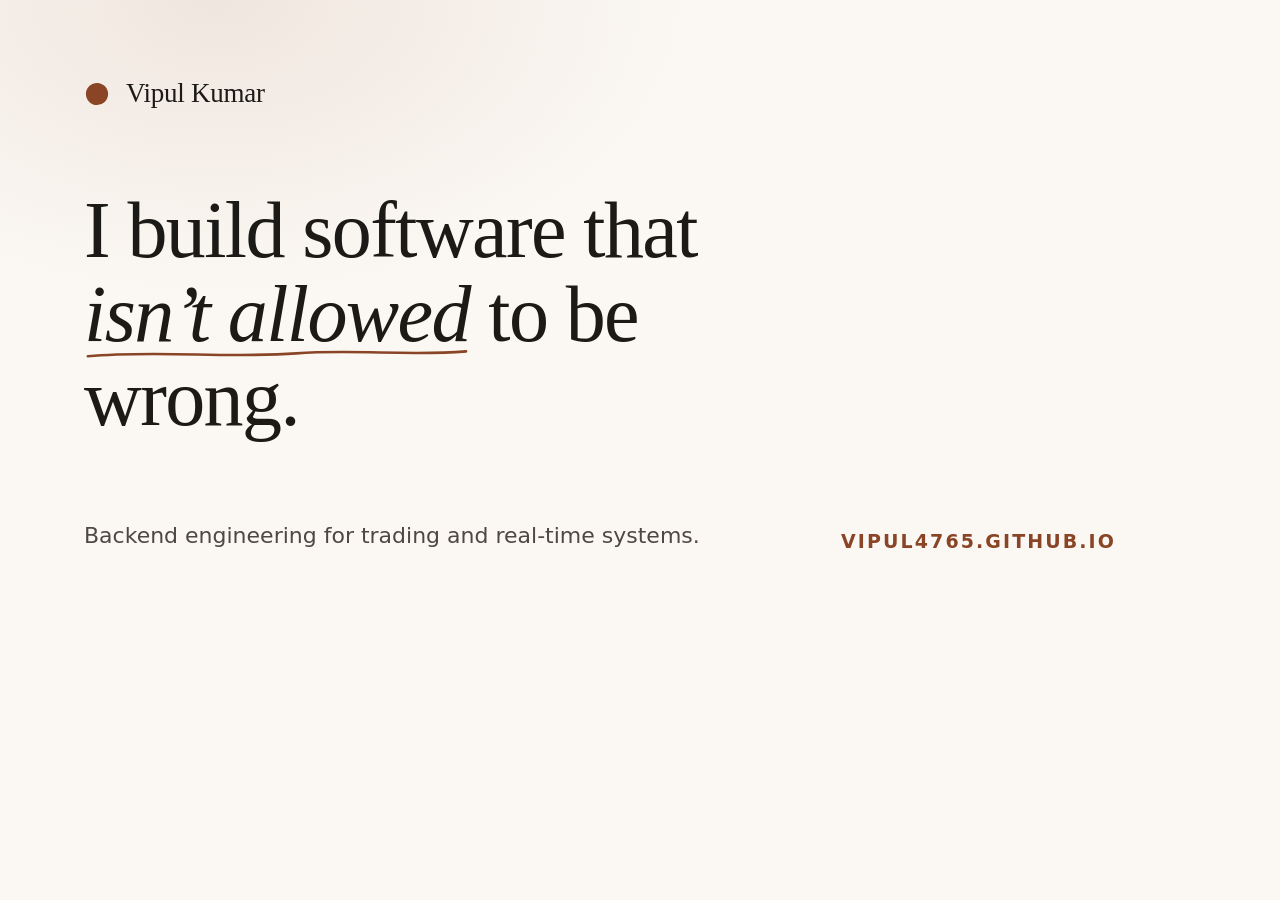
<file: og-source.html>
<!doctype html><html><head><meta charset="utf-8"><meta name="robots" content="noindex, nofollow"><style>
*{box-sizing:border-box;margin:0;padding:0}
html,body{width:1200px;height:630px}
body{
  background:#FBF8F3; color:#1C1A17;
  font-family: system-ui,-apple-system,"Segoe UI",Roboto,"Liberation Sans",Arial,sans-serif;
  padding:78px 84px; display:flex; flex-direction:column; justify-content:space-between;
  position:relative; overflow:hidden;
}
body::before{content:"";position:absolute;inset:0 0 auto 0;height:420px;
  background:radial-gradient(56% 100% at 18% 0%, rgba(138,69,39,.10), transparent 72%);}
.top{display:flex;align-items:center;gap:16px;position:relative}
.dot{width:26px;height:26px}
.nm{font-family:ui-serif,"Iowan Old Style",Palatino,Georgia,"Liberation Serif",serif;
    font-size:27px;letter-spacing:-.01em}
h1{font-family:ui-serif,"Iowan Old Style",Palatino,Georgia,"Liberation Serif",serif;
   font-weight:400;font-size:80px;line-height:1.05;letter-spacing:-.02em;max-width:16ch;position:relative}
em{font-style:italic;position:relative;white-space:nowrap}
em svg{position:absolute;left:0;right:0;top:100%;margin-top:-.16em;width:100%;height:.2em;color:#8A4527;overflow:visible}
.foot{display:flex;justify-content:space-between;align-items:flex-end;gap:30px;position:relative}
.role{font-size:22px;color:#4E4841;line-height:1.5;max-width:44ch}
.url{font-size:19px;color:#8A4527;letter-spacing:.11em;text-transform:uppercase;font-weight:600;white-space:nowrap}
</style></head><body>
  <div class="top">
    <svg class="dot" viewBox="0 0 24 24" aria-hidden="true"><path d="M12.2 2.6C17.4 2.7 21.5 7 21.4 12.2 21.3 17.4 17 21.5 11.8 21.4 6.7 21.3 2.6 17 2.6 11.8 2.7 6.8 7 2.6 12.2 2.6Z" fill="#8A4527" stroke="#8A4527" stroke-width="1.7" stroke-linejoin="round"/></svg>
    <span class="nm">Vipul Kumar</span>
  </div>
  <h1>I build software that <em>isn&rsquo;t allowed<svg viewBox="0 0 200 8" preserveAspectRatio="none"><path d="M2 5.6C38 2.4 74 6.8 110 4.2 140 2 168 5.6 198 3.2" fill="none" stroke="currentColor" stroke-width="2.6" stroke-linecap="round" vector-effect="non-scaling-stroke"/></svg></em> to be wrong.</h1>
  <div class="foot">
    <p class="role">Backend engineering for trading and real-time systems.</p>
    <span class="url">vipul4765.github.io</span>
  </div>
</body></html>
</file>
